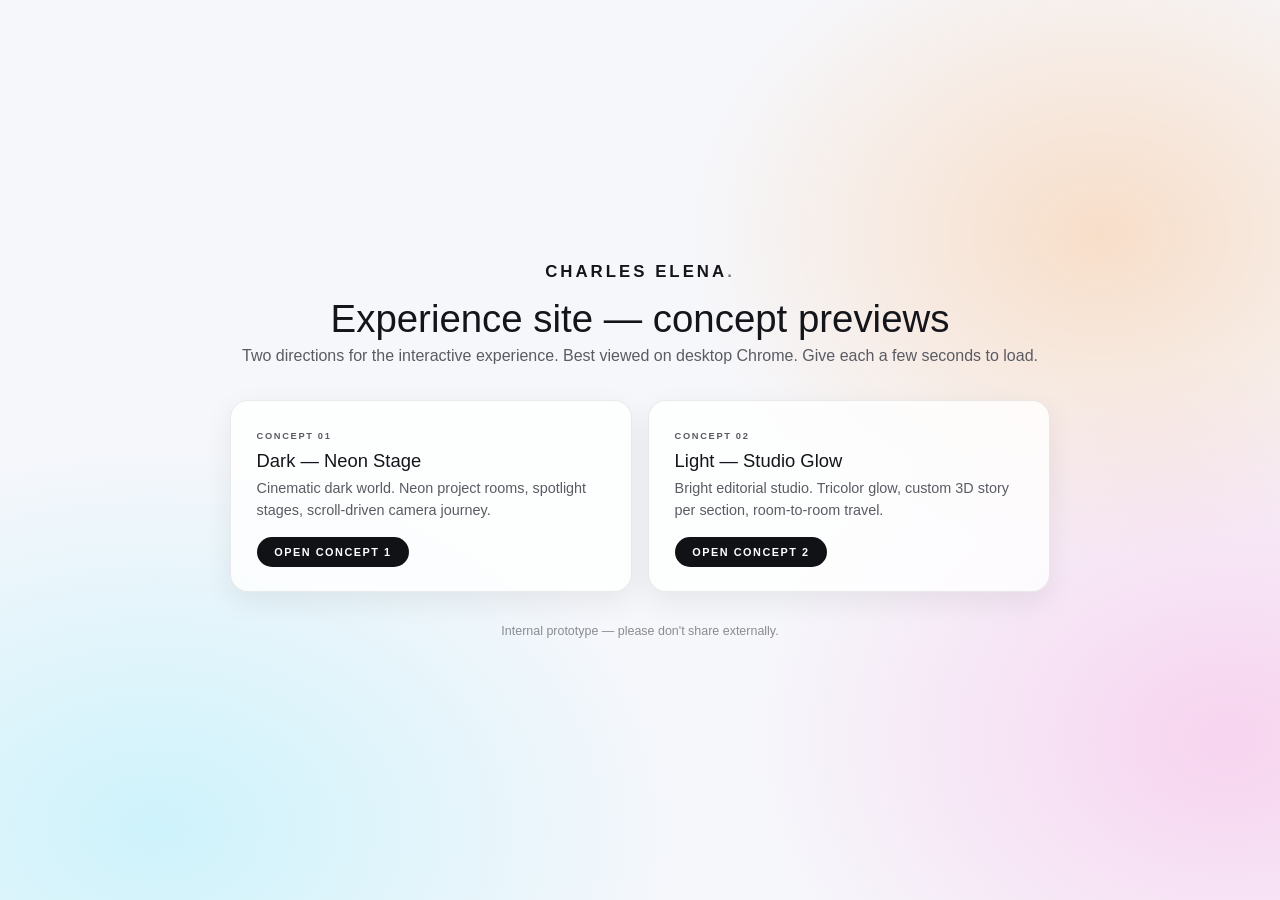
<file: index.html>
<!DOCTYPE html>
<html lang="en">
<head>
<meta charset="utf-8" />
<meta name="viewport" content="width=device-width, initial-scale=1" />
<meta name="robots" content="noindex" />
<title>Charles Elena — Experience Concepts</title>
<style>
  *{margin:0;padding:0;box-sizing:border-box}
  body{font-family:-apple-system,"Helvetica Neue",Helvetica,Arial,sans-serif;min-height:100vh;display:grid;place-items:center;background:
    radial-gradient(46% 52% at 86% 26%, #ff7a0033, #0000 70%),
    radial-gradient(52% 58% at 96% 82%, #fc31bb2e, #0000 72%),
    radial-gradient(58% 60% at 12% 92%, #2de1fd33, #0000 72%),
    #f6f7fb;color:#14151b;padding:2rem}
  .wrap{max-width:820px;width:100%;text-align:center}
  .wordmark{letter-spacing:.18em;font-weight:600;font-size:1.05rem}
  .wordmark span{opacity:.55}
  h1{font-weight:300;font-size:clamp(1.6rem,4vw,2.4rem);margin:.9rem 0 .4rem}
  p.lede{color:#5a5b63;font-weight:300;margin-bottom:2.2rem}
  .cards{display:grid;grid-template-columns:1fr 1fr;gap:1rem}
  @media(max-width:640px){.cards{grid-template-columns:1fr}}
  a.card{display:block;text-decoration:none;color:inherit;text-align:left;background:#ffffffc9;border:1px solid #00000014;border-radius:18px;padding:1.5rem 1.6rem;box-shadow:0 10px 30px rgba(0,0,0,.07);transition:transform .3s ease,box-shadow .3s ease}
  a.card:hover{transform:translateY(-4px);box-shadow:0 18px 46px rgba(0,0,0,.12)}
  a.card small{letter-spacing:.18em;text-transform:uppercase;font-size:.58rem;font-weight:600;color:#5a5b63}
  a.card strong{display:block;font-weight:500;font-size:1.15rem;margin:.45rem 0 .35rem}
  a.card em{font-style:normal;color:#5a5b63;font-size:.9rem;font-weight:300;line-height:1.5;display:block}
  a.card .go{display:inline-block;margin-top:1rem;background:#111216;color:#fff;border-radius:999px;padding:.55rem 1.1rem;font-size:.68rem;letter-spacing:.14em;text-transform:uppercase;font-weight:600}
  .note{margin-top:2rem;color:#8a8b93;font-size:.78rem}
</style>
</head>
<body>
  <div class="wrap">
    <div class="wordmark">CHARLES ELENA<span>.</span></div>
    <h1>Experience site — concept previews</h1>
    <p class="lede">Two directions for the interactive experience. Best viewed on desktop Chrome. Give each a few seconds to load.</p>
    <div class="cards">
      <a class="card" href="Charles-Elena-Experience-Offline.html">
        <small>Concept 01</small>
        <strong>Dark — Neon Stage</strong>
        <em>Cinematic dark world. Neon project rooms, spotlight stages, scroll-driven camera journey.</em>
        <span class="go">Open concept 1</span>
      </a>
      <a class="card" href="Charles-Elena-Experience-Concept-2.html">
        <small>Concept 02</small>
        <strong>Light — Studio Glow</strong>
        <em>Bright editorial studio. Tricolor glow, custom 3D story per section, room-to-room travel.</em>
        <span class="go">Open concept 2</span>
      </a>
    </div>
    <p class="note">Internal prototype — please don't share externally.</p>
  </div>
</body>
</html>
</file>
